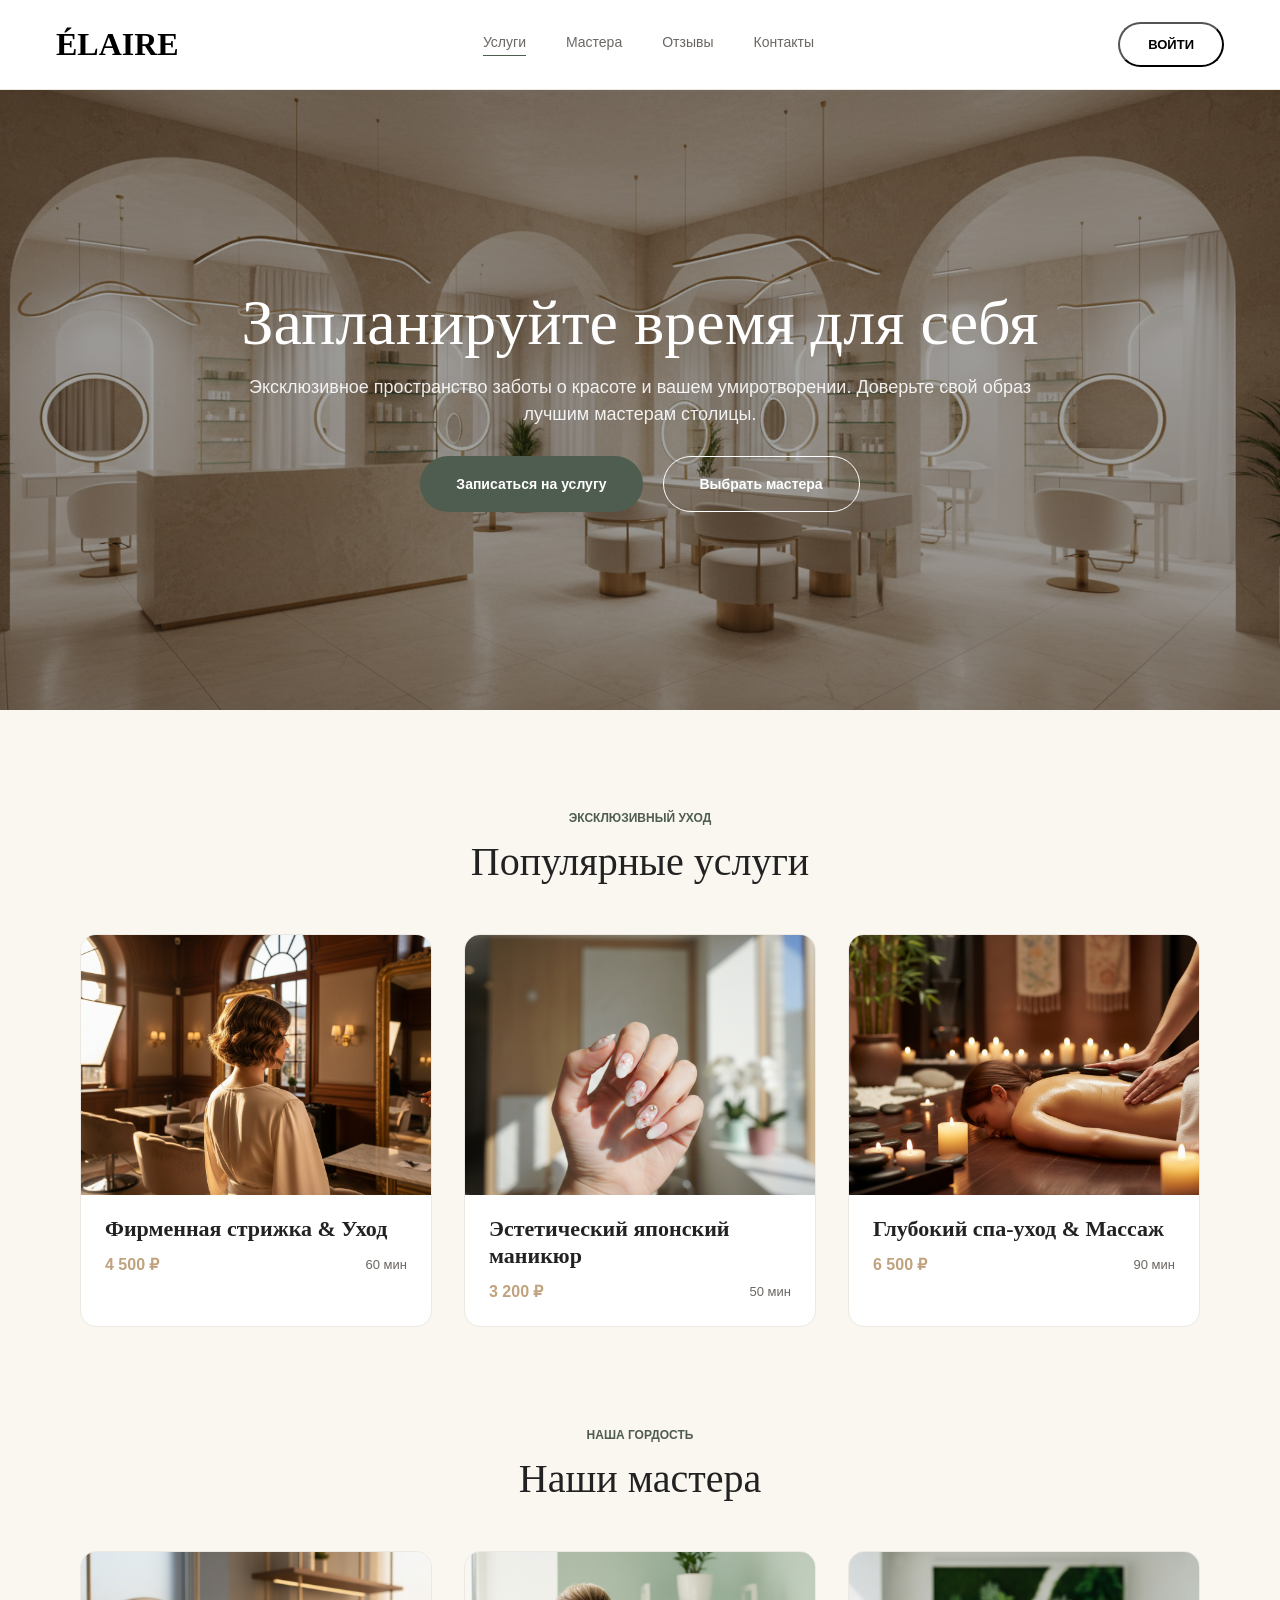
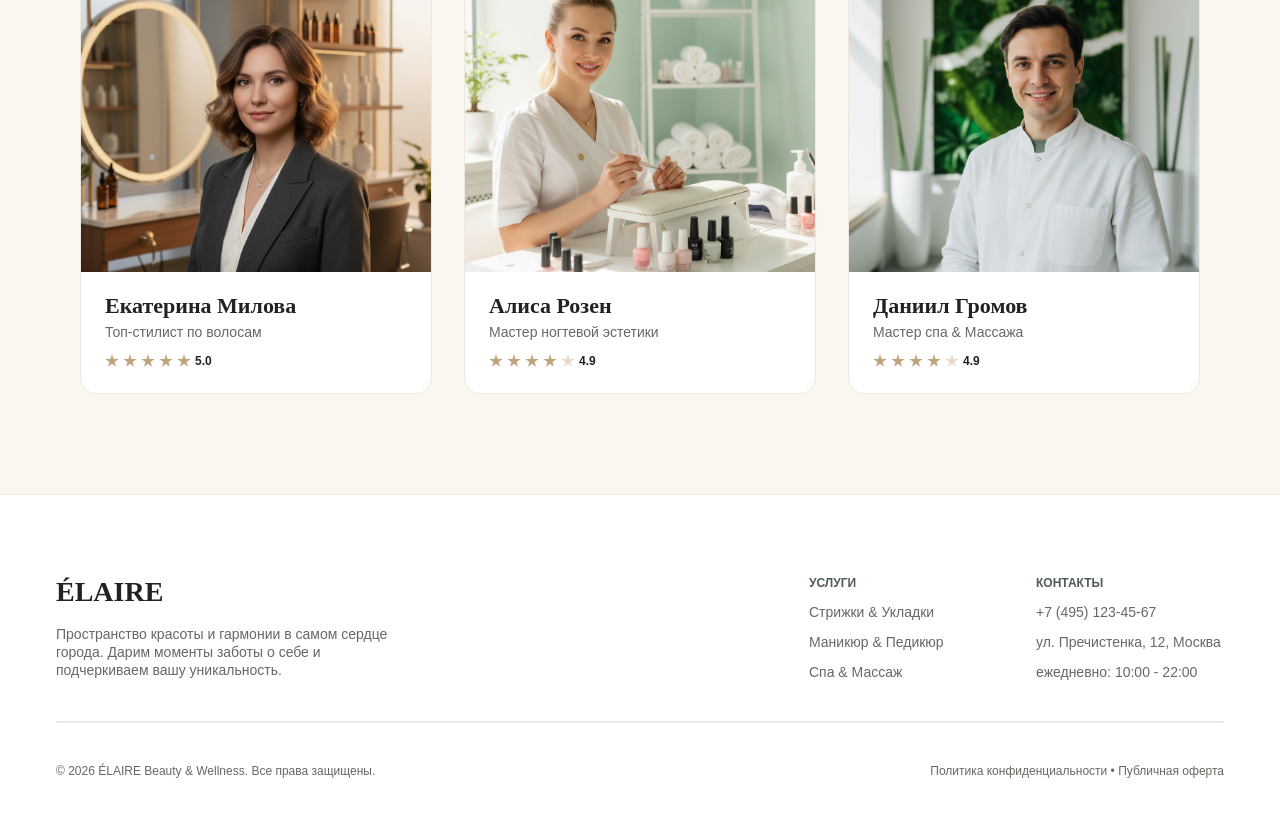
<file: frontend-1-complete/index.html>
<!DOCTYPE html>
<html lang="ru">
  <head>
    <meta charset="UTF-8" />
    <link rel="icon" type="image/svg+xml" href="/favicon.svg" />
    <meta name="viewport" content="width=device-width, initial-scale=1.0" />
    <title>ÉLAIRE — Салон услуг</title>
    <link rel="stylesheet" href="home.css" />
  </head>
  <body>
    <div class="page">
      <!-- header -->
      <header class="header">
        <div class="logo">
          <span class="logo-text">ÉLAIRE</span>
        </div>
        <nav class="nav-links">
          <div class="nav-item active"><a href="#">Услуги</a></div>
          <div class="nav-item"><a href="#">Мастера</a></div>
          <div class="nav-item"><a href="#">Отзывы</a></div>
          <div class="nav-item"><a href="#">Контакты</a></div>
        </nav>
        <button class="login-button"><span>Войти</span></button>
      </header>

      <!-- hero -->
      <section class="hero">
        <div class="hero-text-container">
          <h1 class="hero-title">Запланируйте время для себя</h1>
          <p class="hero-desc">
            Эксклюзивное пространство заботы о красоте и вашем умиротворении.
            Доверьте свой образ лучшим мастерам столицы.
          </p>
        </div>
        <div class="hero-ctas">
          <button
            class="cta-service"
            onclick="window.location.href='services.html'"
          >
            Записаться на услугу
          </button>
          <button class="cta-master">Выбрать мастера</button>
        </div>
      </section>

      <!-- popular services -->
      <section class="popular-services">
        <div class="section-header">
          <span class="section-tag">Эксклюзивный уход</span>
          <h2 class="section-title">Популярные услуги</h2>
        </div>
        <div class="services-grid">
          <article class="service-card">
            <div
              class="service-card-image"
              style="background-image: url('images/service-haircut.png')"
            ></div>
            <div class="service-card-body">
              <h3 class="service-card-title">Фирменная стрижка &amp; Уход</h3>
              <div class="service-card-meta">
                <span class="price">4 500 ₽</span>
                <span class="duration">60 мин</span>
              </div>
            </div>
          </article>
          <article class="service-card">
            <div
              class="service-card-image"
              style="background-image: url('images/service-manicure.png')"
            ></div>
            <div class="service-card-body">
              <h3 class="service-card-title">Эстетический японский маникюр</h3>
              <div class="service-card-meta">
                <span class="price">3 200 ₽</span>
                <span class="duration">50 мин</span>
              </div>
            </div>
          </article>
          <article class="service-card">
            <div
              class="service-card-image"
              style="background-image: url('images/service-spa.png')"
            ></div>
            <div class="service-card-body">
              <h3 class="service-card-title">Глубокий спа-уход &amp; Массаж</h3>
              <div class="service-card-meta">
                <span class="price">6 500 ₽</span>
                <span class="duration">90 мин</span>
              </div>
            </div>
          </article>
        </div>
      </section>

      <!-- our masters -->
      <section class="our-masters">
        <div class="section-header">
          <span class="section-tag">Наша гордость</span>
          <h2 class="section-title">Наши мастера</h2>
        </div>
        <div class="masters-grid">
          <article class="master-card">
            <div
              class="master-card-image"
              style="background-image: url('images/master-ekaterina.png')"
            ></div>
            <div class="master-card-body">
              <div class="master-info">
                <h3 class="master-name">Екатерина Милова</h3>
                <span class="master-role">Топ-стилист по волосам</span>
              </div>
              <div class="stars">
                <span class="star"></span>
                <span class="star"></span>
                <span class="star"></span>
                <span class="star"></span>
                <span class="star"></span>
                <span class="rating">5.0</span>
              </div>
            </div>
          </article>
          <article class="master-card">
            <div
              class="master-card-image"
              style="background-image: url('images/master-alisa.png')"
            ></div>
            <div class="master-card-body">
              <div class="master-info">
                <h3 class="master-name">Алиса Розен</h3>
                <span class="master-role">Мастер ногтевой эстетики</span>
              </div>
              <div class="stars">
                <span class="star"></span>
                <span class="star"></span>
                <span class="star"></span>
                <span class="star"></span>
                <span class="star star-empty"></span>
                <span class="rating">4.9</span>
              </div>
            </div>
          </article>
          <article class="master-card">
            <div
              class="master-card-image"
              style="background-image: url('images/master-daniil.png')"
            ></div>
            <div class="master-card-body">
              <div class="master-info">
                <h3 class="master-name">Даниил Громов</h3>
                <span class="master-role">Мастер спа &amp; Массажа</span>
              </div>
              <div class="stars">
                <span class="star"></span>
                <span class="star"></span>
                <span class="star"></span>
                <span class="star"></span>
                <span class="star star-empty"></span>
                <span class="rating">4.9</span>
              </div>
            </div>
          </article>
        </div>
      </section>

      <!-- footer -->
      <footer class="footer">
        <div class="footer-top">
          <div class="footer-brand">
            <span class="brand-name">ÉLAIRE</span>
            <span class="brand-desc"
              >Пространство красоты и гармонии в самом сердце города. Дарим
              моменты заботы о себе и подчеркиваем вашу уникальность.</span
            >
          </div>
          <div class="footer-links-row">
            <div class="links-col" style="width: 147px">
              <span class="col-title">Услуги</span>
              <a href="#">Стрижки &amp; Укладки</a>
              <a href="#">Маникюр &amp; Педикюр</a>
              <a href="#">Спа &amp; Массаж</a>
            </div>
            <div class="links-col" style="width: 188px">
              <span class="col-title">Контакты</span>
              <a href="#">+7 (495) 123-45-67</a>
              <a href="#">ул. Пречистенка, 12, Москва</a>
              <a href="#">ежедневно: 10:00 - 22:00</a>
            </div>
          </div>
        </div>
        <div class="footer-line"></div>
        <div class="footer-bottom">
          <span class="copy"
            >© 2026 ÉLAIRE Beauty &amp; Wellness. Все права защищены.</span
          >
          <span class="legal"
            >Политика конфиденциальности • Публичная оферта</span
          >
        </div>
      </footer>
    </div>
  </body>
</html>
</file>
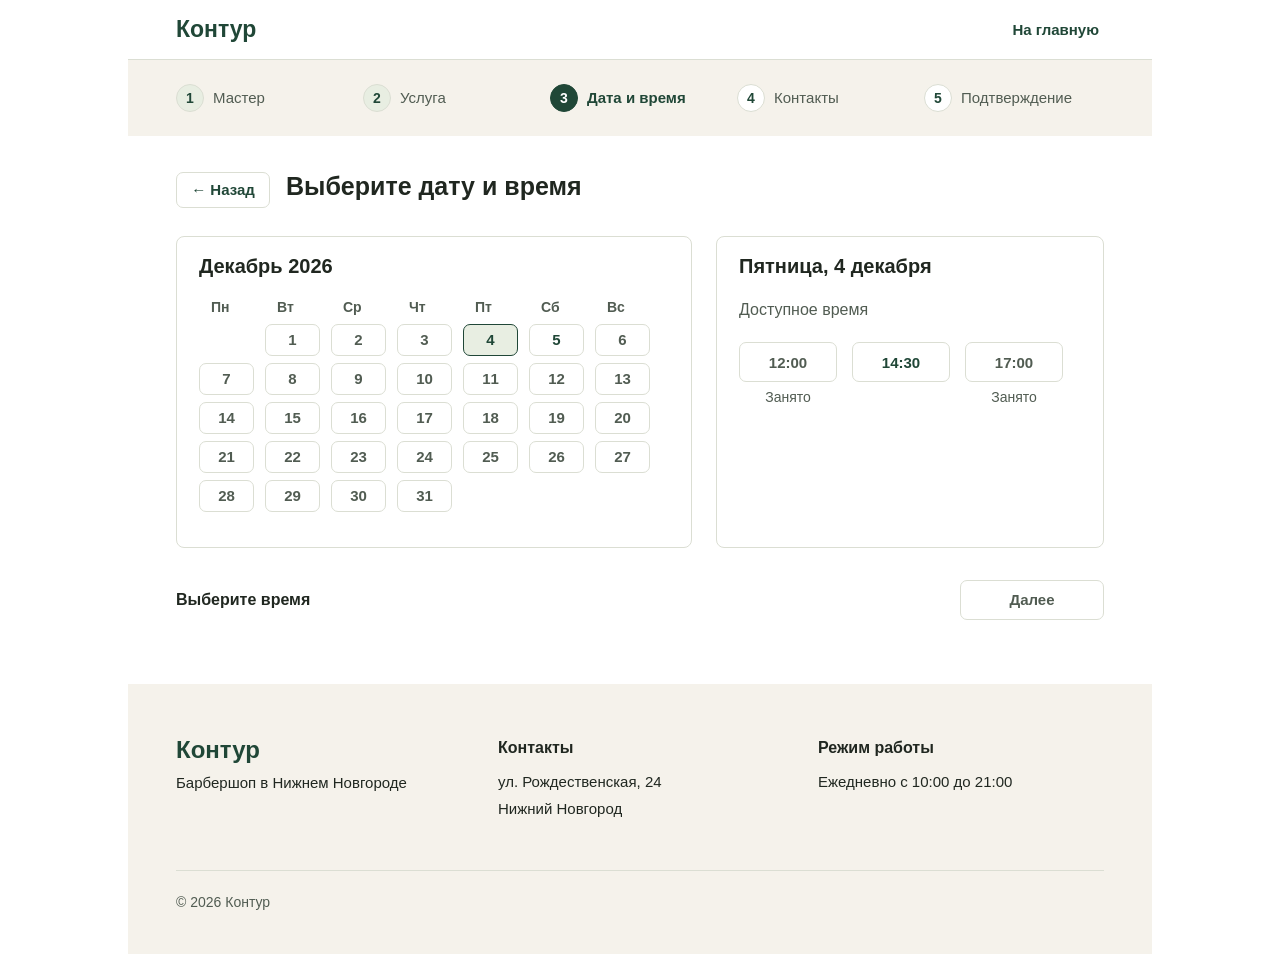
<file: frontend-1-practice/index.html>
<!DOCTYPE html>
<html lang="ru">
<head>
  <meta charset="UTF-8">
  <meta name="viewport" content="width=device-width, initial-scale=1">
  <title>Выбор даты и времени — Контур</title>
  <link rel="stylesheet" href="styles.css">
</head>
<body class="booking-page">
  <header class="masthead">
    <div class="wrap masthead-row">
      <button class="brand text-control" type="button">Контур</button>
      <button class="home-control text-control" type="button">На главную</button>
    </div>
  </header>

  <nav class="booking-progress" aria-label="Шаги записи">
    <ol class="wrap step-list">
      <li class="step step-done"><span class="step-number">1</span>Мастер</li>
      <li class="step step-done"><span class="step-number">2</span>Услуга</li>
      <li class="step step-current" aria-current="step"><span class="step-number">3</span>Дата и время</li>
      <li class="step"><span class="step-number">4</span>Контакты</li>
      <li class="step"><span class="step-number">5</span>Подтверждение</li>
    </ol>
  </nav>

  <main class="wrap booking-content">
    <div class="title-row">
      <button class="control back-control" type="button">← Назад</button>
      <h1 class="page-title">Выберите дату и время</h1>
    </div>

    <div class="scheduler">
      <section class="booking-card calendar-card" aria-labelledby="calendar-title">
        <h2 class="card-title" id="calendar-title">Декабрь 2026</h2>
        <ul class="calendar-grid">
          <li class="weekday"><abbr class="weekday-label" title="Понедельник">Пн</abbr></li>
          <li class="weekday"><abbr class="weekday-label" title="Вторник">Вт</abbr></li>
          <li class="weekday"><abbr class="weekday-label" title="Среда">Ср</abbr></li>
          <li class="weekday"><abbr class="weekday-label" title="Четверг">Чт</abbr></li>
          <li class="weekday"><abbr class="weekday-label" title="Пятница">Пт</abbr></li>
          <li class="weekday"><abbr class="weekday-label" title="Суббота">Сб</abbr></li>
          <li class="weekday"><abbr class="weekday-label" title="Воскресенье">Вс</abbr></li>
          <li class="day-cell month-start"><button class="control day-control" type="button" aria-label="1 декабря" disabled>1</button></li>
          <li class="day-cell"><button class="control day-control" type="button" aria-label="2 декабря" disabled>2</button></li>
          <li class="day-cell"><button class="control day-control" type="button" aria-label="3 декабря" disabled>3</button></li>
          <li class="day-cell"><button class="control day-control day-selected" type="button" aria-label="4 декабря" aria-pressed="true">4</button></li>
          <li class="day-cell"><button class="control day-control" type="button" aria-label="5 декабря" aria-pressed="false">5</button></li>
          <li class="day-cell"><button class="control day-control" type="button" aria-label="6 декабря" disabled>6</button></li>
          <li class="day-cell"><button class="control day-control" type="button" aria-label="7 декабря" disabled>7</button></li>
          <li class="day-cell"><button class="control day-control" type="button" aria-label="8 декабря" disabled>8</button></li>
          <li class="day-cell"><button class="control day-control" type="button" aria-label="9 декабря" disabled>9</button></li>
          <li class="day-cell"><button class="control day-control" type="button" aria-label="10 декабря" disabled>10</button></li>
          <li class="day-cell"><button class="control day-control" type="button" aria-label="11 декабря" disabled>11</button></li>
          <li class="day-cell"><button class="control day-control" type="button" aria-label="12 декабря" disabled>12</button></li>
          <li class="day-cell"><button class="control day-control" type="button" aria-label="13 декабря" disabled>13</button></li>
          <li class="day-cell"><button class="control day-control" type="button" aria-label="14 декабря" disabled>14</button></li>
          <li class="day-cell"><button class="control day-control" type="button" aria-label="15 декабря" disabled>15</button></li>
          <li class="day-cell"><button class="control day-control" type="button" aria-label="16 декабря" disabled>16</button></li>
          <li class="day-cell"><button class="control day-control" type="button" aria-label="17 декабря" disabled>17</button></li>
          <li class="day-cell"><button class="control day-control" type="button" aria-label="18 декабря" disabled>18</button></li>
          <li class="day-cell"><button class="control day-control" type="button" aria-label="19 декабря" disabled>19</button></li>
          <li class="day-cell"><button class="control day-control" type="button" aria-label="20 декабря" disabled>20</button></li>
          <li class="day-cell"><button class="control day-control" type="button" aria-label="21 декабря" disabled>21</button></li>
          <li class="day-cell"><button class="control day-control" type="button" aria-label="22 декабря" disabled>22</button></li>
          <li class="day-cell"><button class="control day-control" type="button" aria-label="23 декабря" disabled>23</button></li>
          <li class="day-cell"><button class="control day-control" type="button" aria-label="24 декабря" disabled>24</button></li>
          <li class="day-cell"><button class="control day-control" type="button" aria-label="25 декабря" disabled>25</button></li>
          <li class="day-cell"><button class="control day-control" type="button" aria-label="26 декабря" disabled>26</button></li>
          <li class="day-cell"><button class="control day-control" type="button" aria-label="27 декабря" disabled>27</button></li>
          <li class="day-cell"><button class="control day-control" type="button" aria-label="28 декабря" disabled>28</button></li>
          <li class="day-cell"><button class="control day-control" type="button" aria-label="29 декабря" disabled>29</button></li>
          <li class="day-cell"><button class="control day-control" type="button" aria-label="30 декабря" disabled>30</button></li>
          <li class="day-cell"><button class="control day-control" type="button" aria-label="31 декабря" disabled>31</button></li>
        </ul>
      </section>

      <section class="booking-card times-card" aria-labelledby="times-title">
        <h2 class="card-title" id="times-title">Пятница, 4 декабря</h2>
        <p class="times-caption">Доступное время</p>
        <ul class="slot-list">
          <li class="slot">
            <button class="control slot-control" type="button" disabled aria-label="12:00, занято">12:00</button>
            <span class="slot-status" aria-hidden="true">Занято</span>
          </li>
          <li class="slot">
            <button class="control slot-control" type="button" aria-pressed="false">14:30</button>
          </li>
          <li class="slot">
            <button class="control slot-control" type="button" disabled aria-label="17:00, занято">17:00</button>
            <span class="slot-status" aria-hidden="true">Занято</span>
          </li>
        </ul>
      </section>
    </div>

    <div class="booking-actions">
      <p class="selection-message">Выберите время</p>
      <button class="control next-control" type="button" disabled>Далее</button>
    </div>
  </main>

  <footer class="site-info">
    <div class="wrap">
      <div class="info-columns">
        <div class="info-group">
          <p class="footer-brand">Контур</p>
          <p class="info-line">Барбершоп в Нижнем Новгороде</p>
        </div>
        <div class="info-group info-group-detail">
          <h2 class="info-title">Контакты</h2>
          <address class="info-address">
            <span class="info-line">ул. Рождественская, 24</span>
            <span class="info-line">Нижний Новгород</span>
          </address>
        </div>
        <div class="info-group info-group-detail">
          <h2 class="info-title">Режим работы</h2>
          <p class="info-line">Ежедневно с 10:00 до 21:00</p>
        </div>
      </div>
      <p class="copyright">© 2026 Контур</p>
    </div>
  </footer>
</body>
</html>
</file>
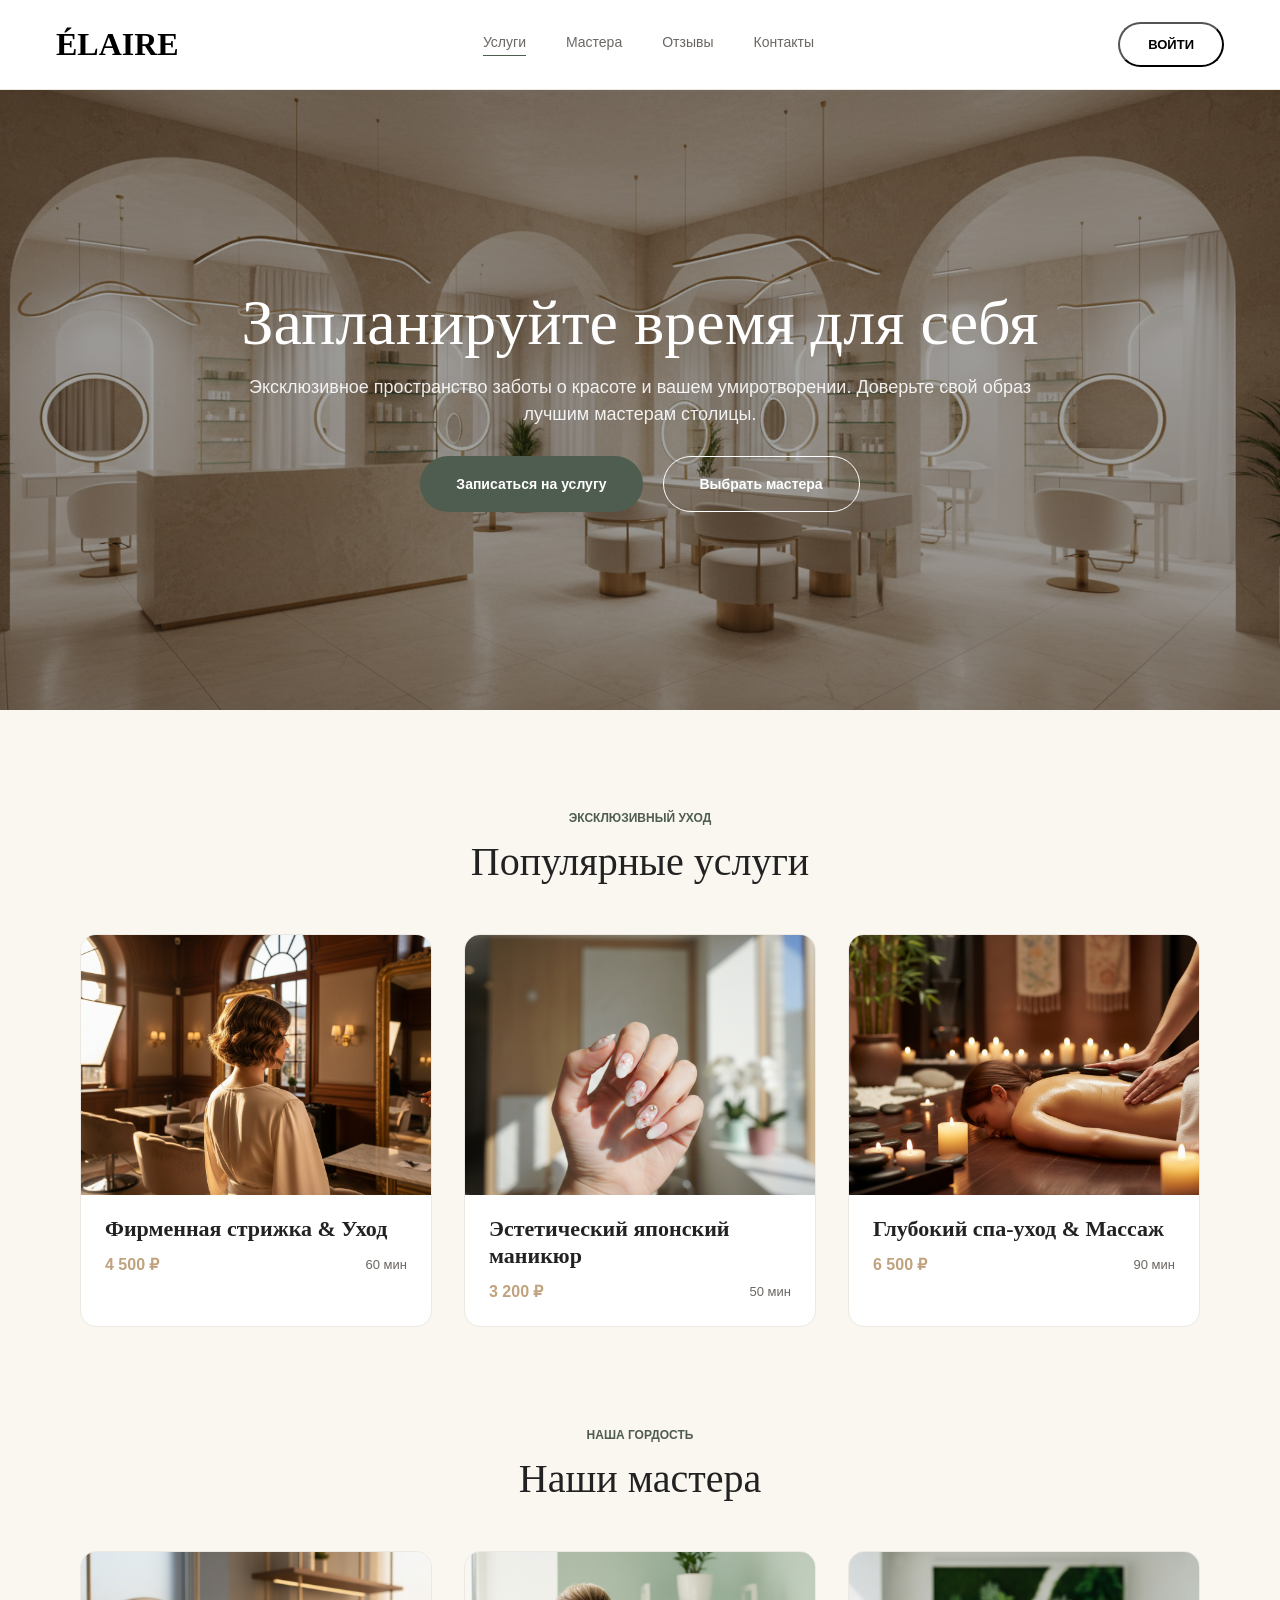
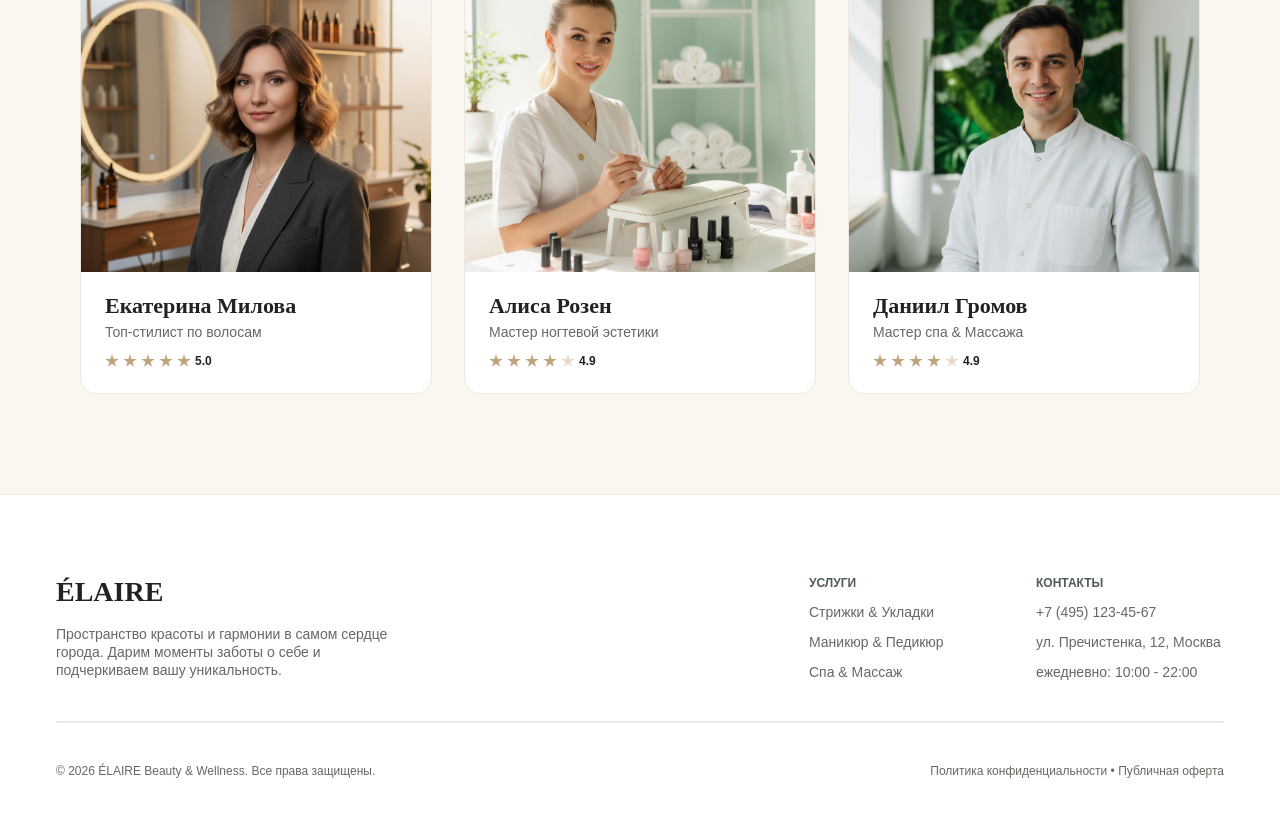
<file: frontend-2-complete/index.html>
<!DOCTYPE html>
<html lang="ru">
  <head>
    <meta charset="UTF-8" />
    <link rel="icon" type="image/svg+xml" href="/favicon.svg" />
    <meta name="viewport" content="width=device-width, initial-scale=1.0" />
    <title>ÉLAIRE — Салон услуг</title>
    <link rel="stylesheet" href="home.css" />
  </head>
  <body>
    <div class="page">
      <!-- header -->
      <header class="header">
        <div class="logo">
          <span class="logo-text">ÉLAIRE</span>
        </div>
        <nav class="nav-links">
          <div class="nav-item active"><a href="#">Услуги</a></div>
          <div class="nav-item"><a href="#">Мастера</a></div>
          <div class="nav-item"><a href="#">Отзывы</a></div>
          <div class="nav-item"><a href="#">Контакты</a></div>
        </nav>
        <button class="login-button"><span>Войти</span></button>
      </header>

      <!-- hero -->
      <section class="hero">
        <div class="hero-text-container">
          <h1 class="hero-title">Запланируйте время для себя</h1>
          <p class="hero-desc">
            Эксклюзивное пространство заботы о красоте и вашем умиротворении.
            Доверьте свой образ лучшим мастерам столицы.
          </p>
        </div>
        <div class="hero-ctas">
          <button class="cta-service">Записаться на услугу</button>
          <button class="cta-master">Выбрать мастера</button>
        </div>
      </section>

      <!-- popular services -->
      <section class="popular-services">
        <div class="section-header">
          <span class="section-tag">Эксклюзивный уход</span>
          <h2 class="section-title">Популярные услуги</h2>
        </div>
        <div class="services-grid">
          <article class="service-card">
            <div
              class="service-card-image"
              style="background-image: url('images/service-haircut.png')"
            ></div>
            <div class="service-card-body">
              <h3 class="service-card-title">Фирменная стрижка &amp; Уход</h3>
              <div class="service-card-meta">
                <span class="price">4 500 ₽</span>
                <span class="duration">60 мин</span>
              </div>
            </div>
          </article>
          <article class="service-card">
            <div
              class="service-card-image"
              style="background-image: url('images/service-manicure.png')"
            ></div>
            <div class="service-card-body">
              <h3 class="service-card-title">Эстетический японский маникюр</h3>
              <div class="service-card-meta">
                <span class="price">3 200 ₽</span>
                <span class="duration">50 мин</span>
              </div>
            </div>
          </article>
          <article class="service-card">
            <div
              class="service-card-image"
              style="background-image: url('images/service-spa.png')"
            ></div>
            <div class="service-card-body">
              <h3 class="service-card-title">Глубокий спа-уход &amp; Массаж</h3>
              <div class="service-card-meta">
                <span class="price">6 500 ₽</span>
                <span class="duration">90 мин</span>
              </div>
            </div>
          </article>
        </div>
      </section>

      <!-- our masters -->
      <section class="our-masters">
        <div class="section-header">
          <span class="section-tag">Наша гордость</span>
          <h2 class="section-title">Наши мастера</h2>
        </div>
        <div class="masters-grid">
          <article class="master-card">
            <div
              class="master-card-image"
              style="background-image: url('images/master-ekaterina.png')"
            ></div>
            <div class="master-card-body">
              <div class="master-info">
                <h3 class="master-name">Екатерина Милова</h3>
                <span class="master-role">Топ-стилист по волосам</span>
              </div>
              <div class="stars">
                <span class="star"></span>
                <span class="star"></span>
                <span class="star"></span>
                <span class="star"></span>
                <span class="star"></span>
                <span class="rating">5.0</span>
              </div>
            </div>
          </article>
          <article class="master-card">
            <div
              class="master-card-image"
              style="background-image: url('images/master-alisa.png')"
            ></div>
            <div class="master-card-body">
              <div class="master-info">
                <h3 class="master-name">Алиса Розен</h3>
                <span class="master-role">Мастер ногтевой эстетики</span>
              </div>
              <div class="stars">
                <span class="star"></span>
                <span class="star"></span>
                <span class="star"></span>
                <span class="star"></span>
                <span class="star star-empty"></span>
                <span class="rating">4.9</span>
              </div>
            </div>
          </article>
          <article class="master-card">
            <div
              class="master-card-image"
              style="background-image: url('images/master-daniil.png')"
            ></div>
            <div class="master-card-body">
              <div class="master-info">
                <h3 class="master-name">Даниил Громов</h3>
                <span class="master-role">Мастер спа &amp; Массажа</span>
              </div>
              <div class="stars">
                <span class="star"></span>
                <span class="star"></span>
                <span class="star"></span>
                <span class="star"></span>
                <span class="star star-empty"></span>
                <span class="rating">4.9</span>
              </div>
            </div>
          </article>
        </div>
      </section>

      <!-- footer -->
      <footer class="footer">
        <div class="footer-top">
          <div class="footer-brand">
            <span class="brand-name">ÉLAIRE</span>
            <span class="brand-desc"
              >Пространство красоты и гармонии в самом сердце города. Дарим
              моменты заботы о себе и подчеркиваем вашу уникальность.</span
            >
          </div>
          <div class="footer-links-row">
            <div class="links-col" style="width: 147px">
              <span class="col-title">Услуги</span>
              <a href="#">Стрижки &amp; Укладки</a>
              <a href="#">Маникюр &amp; Педикюр</a>
              <a href="#">Спа &amp; Массаж</a>
            </div>
            <div class="links-col" style="width: 188px">
              <span class="col-title">Контакты</span>
              <a href="#">+7 (495) 123-45-67</a>
              <a href="#">ул. Пречистенка, 12, Москва</a>
              <a href="#">ежедневно: 10:00 - 22:00</a>
            </div>
          </div>
        </div>
        <div class="footer-line"></div>
        <div class="footer-bottom">
          <span class="copy"
            >© 2026 ÉLAIRE Beauty &amp; Wellness. Все права защищены.</span
          >
          <span class="legal"
            >Политика конфиденциальности • Публичная оферта</span
          >
        </div>
      </footer>
    </div>
    <script src="./home.js"></script>
  </body>
</html>
</file>
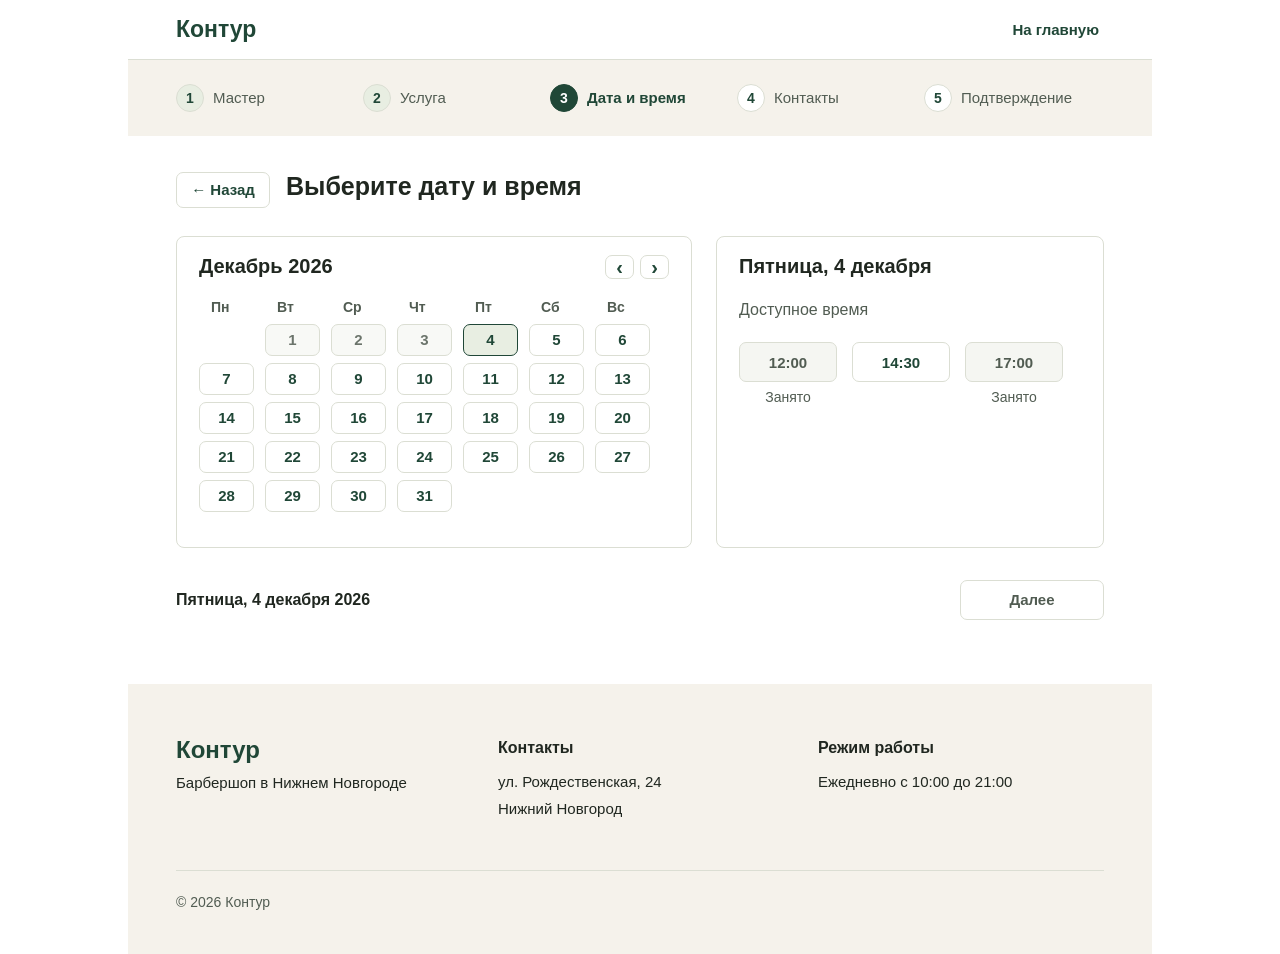
<file: frontend-2-practice/index.html>
<!DOCTYPE html>
<html lang="ru">
<head>
  <meta charset="UTF-8">
  <meta name="viewport" content="width=device-width, initial-scale=1">
  <title>Выбор даты и времени — Контур</title>
  <link rel="stylesheet" href="styles.css">
</head>
<body class="booking-page">
  <header class="masthead">
    <div class="wrap masthead-row">
      <button class="brand text-control" type="button">Контур</button>
      <button class="home-control text-control" type="button">На главную</button>
    </div>
  </header>

  <nav class="booking-progress" aria-label="Шаги записи">
    <ol class="wrap step-list">
      <li class="step step-done"><span class="step-number">1</span>Мастер</li>
      <li class="step step-done"><span class="step-number">2</span>Услуга</li>
      <li class="step step-current" aria-current="step"><span class="step-number">3</span>Дата и время</li>
      <li class="step"><span class="step-number">4</span>Контакты</li>
      <li class="step"><span class="step-number">5</span>Подтверждение</li>
    </ol>
  </nav>

  <main class="wrap booking-content">
    <div class="title-row">
      <button class="control back-control" type="button">← Назад</button>
      <h1 class="page-title">Выберите дату и время</h1>
    </div>

    <div class="scheduler">
      <section class="booking-card calendar-card" aria-labelledby="calendar-title">
        <div class="calendar-heading">
          <h2 class="card-title" id="calendar-title" aria-live="polite"></h2>
          <div class="month-navigation" aria-label="Перелистывание месяцев">
            <button class="control month-control" id="previous-month" type="button" aria-label="Предыдущий месяц">‹</button>
            <button class="control month-control" id="next-month" type="button" aria-label="Следующий месяц">›</button>
          </div>
        </div>
        <ul class="calendar-grid" id="calendar-days" aria-label="Дни месяца">
          <li class="weekday"><abbr class="weekday-label" title="Понедельник">Пн</abbr></li>
          <li class="weekday"><abbr class="weekday-label" title="Вторник">Вт</abbr></li>
          <li class="weekday"><abbr class="weekday-label" title="Среда">Ср</abbr></li>
          <li class="weekday"><abbr class="weekday-label" title="Четверг">Чт</abbr></li>
          <li class="weekday"><abbr class="weekday-label" title="Пятница">Пт</abbr></li>
          <li class="weekday"><abbr class="weekday-label" title="Суббота">Сб</abbr></li>
          <li class="weekday"><abbr class="weekday-label" title="Воскресенье">Вс</abbr></li>
        </ul>
      </section>

      <section class="booking-card times-card" aria-labelledby="times-title">
        <h2 class="card-title" id="times-title"></h2>
        <p class="times-caption" id="slot-caption" aria-live="polite"></p>
        <ul class="slot-list" id="time-slots"></ul>
      </section>
    </div>

    <div class="booking-actions">
      <p class="selection-message" id="selection-message" aria-live="polite"></p>
      <button class="control next-control" type="button" disabled>Далее</button>
    </div>
  </main>

  <footer class="site-info">
    <div class="wrap">
      <div class="info-columns">
        <div class="info-group">
          <p class="footer-brand">Контур</p>
          <p class="info-line">Барбершоп в Нижнем Новгороде</p>
        </div>
        <div class="info-group info-group-detail">
          <h2 class="info-title">Контакты</h2>
          <address class="info-address">
            <span class="info-line">ул. Рождественская, 24</span>
            <span class="info-line">Нижний Новгород</span>
          </address>
        </div>
        <div class="info-group info-group-detail">
          <h2 class="info-title">Режим работы</h2>
          <p class="info-line">Ежедневно с 10:00 до 21:00</p>
        </div>
      </div>
      <p class="copyright">© 2026 Контур</p>
    </div>
  </footer>
  <dialog class="booking-dialog" id="booking-dialog" aria-labelledby="dialog-title">
    <h2 class="card-title" id="dialog-title">Вы выбрали время</h2>
    <p class="dialog-date" id="dialog-date"></p>
    <form class="dialog-actions" method="dialog">
      <button class="control dialog-close" type="submit">Закрыть</button>
    </form>
  </dialog>

  <script src="script.js"></script>
</body>
</html>
</file>
<file: frontend-1-complete/home.css>
/* ===== reset & base ===== */
* {
  margin: 0;
  padding: 0;
  box-sizing: border-box;
}

body {
  min-height: 100vh;
  font-family: "DM Sans", sans-serif;
}

.page {
  display: flex;
  flex-direction: column;
  min-height: 100vh;
  background: #faf6f0;
}

/* ===== header ===== */
.header {
  display: flex;
  flex-direction: row;
  justify-content: space-between;
  align-items: center;
  padding: 0px 56px;
  height: 90px;
  background: #ffffff;
  border-bottom: 1px solid #ede8e1;
}

.logo-text {
  font-family: "Cormorant Garamond", serif;
  font-weight: 600;
  font-size: 32px;
  line-height: 39px;
  cursor: pointer;
}

.nav-links {
  display: flex;
  flex-direction: row;
  gap: 40px;
}

.nav-item {
  padding-bottom: 4px;
  border-bottom: 1.5px solid transparent;
}

.nav-item.active {
  border-bottom-color: #4f5d50;
}

.nav-item a {
  font-size: 14px;
  line-height: 18px;
  color: #6b6661;
  text-decoration: none;
}

.login-button {
  padding: 12px 28px;
  border-radius: 100px;
  background: transparent;
  cursor: pointer;
  font-weight: 600;
  font-size: 13px;
  line-height: 17px;
  text-transform: uppercase;
}

/* ===== hero ===== */
.hero {
  display: flex;
  flex-direction: column;
  justify-content: center;
  align-items: center;
  padding: 0px 80px;
  gap: 28px;
  height: 620px;
  background: linear-gradient(0deg, rgba(0, 0, 0, 0.35), rgba(0, 0, 0, 0.35)),
    url("./images/hero-salon.png") center / cover no-repeat;
}

.hero-text-container {
  display: flex;
  flex-direction: column;
  align-items: center;
  gap: 16px;
  max-width: 800px;
}

.hero-title {
  font-family: "Cormorant Garamond", serif;
  font-weight: 400;
  font-size: 64px;
  line-height: 1.1;
  text-align: center;
  color: #ffffff;
}

.hero-desc {
  font-size: 18px;
  line-height: 1.5;
  text-align: center;
  color: #ffffff;
  opacity: 0.9;
}

.hero-ctas {
  display: flex;
  flex-direction: row;
  gap: 20px;
}

.cta-service {
  padding: 18px 36px;
  background: #4f5d50;
  border-radius: 100px;
  border: none;
  cursor: pointer;
  font-weight: 600;
  font-size: 14px;
  line-height: 18px;
  color: #ffffff;
}

.cta-service:hover {
  background: #3d4a3e;
}

.cta-master {
  padding: 18px 36px;
  background: transparent;
  border: 1px solid #ffffff;
  border-radius: 100px;
  cursor: pointer;
  font-weight: 600;
  font-size: 14px;
  line-height: 18px;
  color: #ffffff;
}

.cta-master:hover {
  background: rgba(255, 255, 255, 0.1);
}

/* ===== section header ===== */
.section-header {
  display: flex;
  flex-direction: column;
  align-items: center;
  gap: 12px;
  width: 100%;
}

.section-tag {
  font-weight: 700;
  font-size: 12px;
  line-height: 16px;
  text-transform: uppercase;
  color: #4f5d50;
}

.section-title {
  font-family: "Cormorant Garamond", serif;
  font-weight: 500;
  font-size: 40px;
  line-height: 48px;
  color: #222222;
}

/* ===== popular services ===== */
.popular-services {
  display: flex;
  flex-direction: column;
  align-items: flex-start;
  padding: 100px 80px 80px;
  gap: 48px;
  background: #faf6f0;
}

.services-grid {
  display: flex;
  flex-direction: row;
  gap: 32px;
  width: 100%;
}

.service-card {
  display: flex;
  flex-direction: column;
  align-items: flex-start;
  gap: 20px;
  flex: 1;
  padding-bottom: 24px;
  background: #ffffff;
  border: 1px solid #ede8e1;
  border-radius: 16px;
  overflow: hidden;
}

.service-card-image {
  width: 100%;
  height: 260px;
  background-size: cover;
  background-position: center;
  background-repeat: no-repeat;
}

.service-card-image--haircut {
  background-image: url("../images/service-haircut.png");
}

.service-card-image--manicure {
  background-image: url("../images/service-manicure.png");
}

.service-card-image--spa {
  background-image: url("../images/service-spa.png");
}

.service-card-body {
  display: flex;
  flex-direction: column;
  gap: 12px;
  padding: 0 24px;
  width: 100%;
}

.service-card-title {
  font-family: "Cormorant Garamond", serif;
  font-weight: 600;
  font-size: 22px;
  line-height: 27px;
  color: #222222;
}

.service-card-meta {
  display: flex;
  flex-direction: row;
  justify-content: space-between;
  align-items: center;
}

.service-card-meta .price {
  font-weight: 600;
  font-size: 16px;
  line-height: 21px;
  color: #c1a27e;
}

.service-card-meta .duration {
  font-size: 13px;
  line-height: 17px;
  color: #6b6661;
}

/* ===== our masters ===== */
.our-masters {
  display: flex;
  flex-direction: column;
  align-items: flex-start;
  padding: 20px 80px 100px;
  gap: 48px;
  background: #faf6f0;
}

.masters-grid {
  display: flex;
  flex-direction: row;
  gap: 32px;
  width: 100%;
}

.master-card {
  display: flex;
  flex-direction: column;
  align-items: flex-start;
  gap: 20px;
  flex: 1;
  padding-bottom: 24px;
  background: #ffffff;
  border: 1px solid #ede8e1;
  border-radius: 16px;
  overflow: hidden;
}

.master-card-image {
  width: 100%;
  height: 320px;
  background-size: cover;
  background-position: center;
  background-repeat: no-repeat;
}

.master-card-image--ekaterina {
  background-image: url("../images/master-ekaterina.png");
}

.master-card-image--alisa {
  background-image: url("../images/master-alisa.png");
}

.master-card-image--daniil {
  background-image: url("../images/master-daniil.png");
}

.master-card-body {
  display: flex;
  flex-direction: column;
  gap: 12px;
  padding: 0 24px;
  width: 100%;
}

.master-info {
  display: flex;
  flex-direction: column;
  gap: 4px;
}

.master-name {
  font-family: "Cormorant Garamond", serif;
  font-weight: 600;
  font-size: 22px;
  line-height: 27px;
  color: #222222;
}

.master-role {
  font-size: 14px;
  line-height: 18px;
  color: #6b6661;
}

.stars {
  display: flex;
  flex-direction: row;
  align-items: center;
  gap: 4px;
}

.star {
  width: 14px;
  height: 14px;
  background: #c1a27e;
  clip-path: polygon(
    50% 0%,
    61% 35%,
    98% 35%,
    68% 57%,
    79% 91%,
    50% 70%,
    21% 91%,
    32% 57%,
    2% 35%,
    39% 35%
  );
}

.star-empty {
  background: #eadbc8;
}

.rating {
  font-weight: 600;
  font-size: 12px;
  line-height: 16px;
  color: #222222;
}

/* ===== footer ===== */
.footer {
  background: #ffffff;
  display: flex;
  flex-direction: column;
  padding: 80px 56px 48px;
  border-top: 1px solid #ede8e1;
  margin-top: auto;
}

.footer-top {
  display: flex;
  flex-direction: row;
  justify-content: space-between;
  gap: 20px;
}

.footer-brand {
  display: flex;
  flex-direction: column;
  gap: 16px;
}

.footer-brand .brand-name {
  font-family: "Cormorant Garamond", serif;
  font-style: normal;
  font-weight: 600;
  font-size: 28px;
  line-height: 34px;
  color: #222222;
}

.footer-brand .brand-desc {
  max-width: 360px;
  font-size: 14px;
  line-height: 18px;
  color: #6b6661;
}

.footer-links-row {
  display: flex;
  flex-direction: row;
  gap: 80px;
}

.links-col {
  display: flex;
  flex-direction: column;
  gap: 12px;
}

.links-col .col-title {
  font-weight: 600;
  font-size: 12px;
  line-height: 16px;
  text-transform: uppercase;
  color: #4f5d50;
}

.links-col a {
  font-size: 14px;
  line-height: 18px;
  color: #6b6661;
  text-decoration: none;
}

.footer-line {
  border: 1px solid #ede8e1;
  margin-top: 40px;
  margin-bottom: 40px;
}

.footer-bottom {
  display: flex;
  flex-direction: row;
  justify-content: space-between;
  align-items: center;
  flex-grow: 0;
}

.footer-bottom .copy {
  font-size: 12px;
  line-height: 16px;
  color: #6b6661;
}

.footer-bottom .legal {
  font-size: 12px;
  line-height: 16px;
  color: #6b6661;
  margin-left: 20px;
}
</file>
<file: frontend-1-practice/styles.css>
:root {
  --paper: #fff;
  --sand: #f5f2eb;
  --green: #204737;
  --green-soft: #e8eee2;
  --green-hover: #dce8da;
  --ink: #202720;
  --muted: #515c52;
  --border: #dbded3;
}

*, *::before, *::after { box-sizing: border-box; }
h1, h2, p, ol, ul { margin: 0; }
ol, ul { padding: 0; list-style: none; }

.booking-page {
  margin: 0 auto;
  max-width: 1024px;
  min-height: 100vh;
  font: 16px/1.18 Arial, sans-serif;
  color: var(--ink);
  background: var(--paper);
}

.wrap { width: calc(100% - 96px); margin-inline: auto; }

.masthead { border-bottom: 1px solid var(--border); }

.masthead-row {
  height: 59px;
  display: flex;
  align-items: center;
  justify-content: space-between;
}

.text-control {
  border: 0;
  padding: 0;
  background: transparent;
  color: var(--green);
  font: inherit;
  font-weight: 700;
  cursor: pointer;
}

.text-control:hover { text-decoration: underline; }
.brand { font-size: 23px; }
.home-control { font-size: 15px; margin-right: 5px; }

.booking-progress, .site-info { background: var(--sand); }

.step-list {
  min-height: 76px;
  display: grid;
  grid-template-columns: repeat(5, minmax(0, 1fr));
  gap: 7px;
  align-items: center;
}

.step {
  display: flex;
  gap: 9px;
  align-items: center;
  color: var(--muted);
  font-size: 15px;
}

.step-number {
  display: grid;
  place-items: center;
  flex: 0 0 28px;
  height: 28px;
  border: 1px solid var(--border);
  border-radius: 50%;
  background: var(--paper);
  color: var(--green);
  font-size: 14px;
  font-weight: 700;
}

.step-done .step-number { background: var(--green-soft); }
.step-current { color: var(--green); font-weight: 700; }

.step-current .step-number {
  color: var(--paper);
  border-color: var(--green);
  background: var(--green);
}

.booking-content { padding-block: 36px 64px; }

.title-row {
  display: flex;
  gap: 16px;
  align-items: flex-start;
  margin-bottom: 28px;
}

.page-title { font-size: 25px; }

.control {
  display: inline-grid;
  place-items: center;
  border: 1px solid var(--border);
  border-radius: 7px;
  padding: 0 8px;
  background: var(--paper);
  color: var(--green);
  font: 700 15px/1.18 Arial, sans-serif;
  cursor: pointer;
  transition: background-color 150ms ease, border-color 150ms ease;
}

.control:enabled:hover {
  background: var(--green-hover);
  border-color: var(--green);
}

.control:focus-visible, .text-control:focus-visible {
  outline: 2px solid var(--green);
  outline-offset: 2px;
}

.control:disabled { color: var(--muted); cursor: default; }
.back-control { flex: 0 0 94px; height: 36px; }

.scheduler {
  display: grid;
  grid-template-columns: minmax(0, 516fr) minmax(0, 388fr);
  gap: 24px;
}

.booking-card {
  min-height: 312px;
  border: 1px solid var(--border);
  border-radius: 8px;
  padding: 18px 22px;
}

.card-title { font-size: 20px; }

.calendar-grid {
  display: grid;
  grid-template-columns: repeat(7, minmax(0, 55px));
  column-gap: 11px;
  row-gap: 7px;
  margin-top: 20px;
}

.weekday {
  padding-left: 12px;
  height: 18px;
  color: var(--muted);
  font-size: 14px;
  font-weight: 700;
}

.weekday-label { text-decoration: none; }
.month-start { grid-column-start: 2; }
.day-control { display: grid; width: 100%; height: 32px; padding: 0; }

.day-selected {
  background: var(--green-soft);
  border-color: var(--green);
}

.times-caption {
  margin-top: 22px;
  color: var(--muted);
}

.slot-list {
  display: grid;
  grid-template-columns: repeat(3, minmax(0, 98px));
  gap: 15px;
  margin-top: 23px;
}

.slot { text-align: center; }
.slot-control { width: 100%; height: 40px; }

.slot-status {
  display: block;
  margin-top: 7px;
  color: var(--muted);
  font-size: 14px;
}

.booking-actions {
  display: flex;
  align-items: center;
  justify-content: space-between;
  margin-top: 32px;
}

.selection-message { font-weight: 700; }
.next-control { width: 144px; height: 40px; }

.site-info { min-height: 270px; padding-block: 52px 40px; }

.info-columns {
  display: grid;
  grid-template-columns: 322fr 320fr 286fr;
  min-height: 134px;
  gap: 0;
}

.info-group-detail { padding-top: 3px; }

.footer-brand {
  margin-bottom: 10px;
  color: var(--green);
  font-size: 24px;
  font-weight: 700;
}

.info-title { margin-bottom: 15px; font-size: 16px; }
.info-address { font-style: normal; }

.info-line { display: block; font-size: 15px; }
.info-line + .info-line { margin-top: 9px; }

.copyright {
  border-top: 1px solid var(--border);
  padding-top: 23px;
  color: var(--muted);
  font-size: 14px;
}

@media (max-width: 780px) {
  .wrap { width: calc(100% - 32px); }
  .step { flex-direction: column; gap: 5px; text-align: center; overflow-wrap: anywhere; font-size: 12px; }
  .step-number { width: 28px; }
  .scheduler { grid-template-columns: 1fr; }
  .booking-card { min-height: auto; }
  .times-card { padding-bottom: 24px; }
  .weekday { padding-left: 0; text-align: center; }
  .info-columns { grid-template-columns: 1fr; gap: 20px; padding-bottom: 24px; }
}

@media (max-width: 420px) {
  .page-title { font-size: 21px; }
  .title-row { gap: 10px; }
  .calendar-grid { column-gap: 5px; }
  .booking-card { padding-inline: 12px; }
  .step { font-size: 11px; }
}

@media (prefers-reduced-motion: reduce) {
  .control { transition: none; }
}
</file>
<file: frontend-2-complete/home.css>
/* ===== reset & base ===== */
* {
  margin: 0;
  padding: 0;
  box-sizing: border-box;
}

body {
  min-height: 100vh;
  font-family: "DM Sans", sans-serif;
}

.page {
  display: flex;
  flex-direction: column;
  min-height: 100vh;
  background: #faf6f0;
}

/* ===== header ===== */
.header {
  display: flex;
  flex-direction: row;
  justify-content: space-between;
  align-items: center;
  padding: 0px 56px;
  height: 90px;
  background: #ffffff;
  border-bottom: 1px solid #ede8e1;
}

.logo-text {
  font-family: "Cormorant Garamond", serif;
  font-weight: 600;
  font-size: 32px;
  line-height: 39px;
  cursor: pointer;
}

.nav-links {
  display: flex;
  flex-direction: row;
  gap: 40px;
}

.nav-item {
  padding-bottom: 4px;
  border-bottom: 1.5px solid transparent;
}

.nav-item.active {
  border-bottom-color: #4f5d50;
}

.nav-item a {
  font-size: 14px;
  line-height: 18px;
  color: #6b6661;
  text-decoration: none;
}

.login-button {
  padding: 12px 28px;
  border-radius: 100px;
  background: transparent;
  cursor: pointer;
  font-weight: 600;
  font-size: 13px;
  line-height: 17px;
  text-transform: uppercase;
}

/* ===== hero ===== */
.hero {
  display: flex;
  flex-direction: column;
  justify-content: center;
  align-items: center;
  padding: 0px 80px;
  gap: 28px;
  height: 620px;
  background: linear-gradient(0deg, rgba(0, 0, 0, 0.35), rgba(0, 0, 0, 0.35)),
    url("./images/hero-salon.png") center / cover no-repeat;
}

.hero-text-container {
  display: flex;
  flex-direction: column;
  align-items: center;
  gap: 16px;
  max-width: 800px;
}

.hero-title {
  font-family: "Cormorant Garamond", serif;
  font-weight: 400;
  font-size: 64px;
  line-height: 1.1;
  text-align: center;
  color: #ffffff;
}

.hero-desc {
  font-size: 18px;
  line-height: 1.5;
  text-align: center;
  color: #ffffff;
  opacity: 0.9;
}

.hero-ctas {
  display: flex;
  flex-direction: row;
  gap: 20px;
}

.cta-service {
  padding: 18px 36px;
  background: #4f5d50;
  border-radius: 100px;
  border: none;
  cursor: pointer;
  font-weight: 600;
  font-size: 14px;
  line-height: 18px;
  color: #ffffff;
}

.cta-service:hover {
  background: #3d4a3e;
}

.cta-master {
  padding: 18px 36px;
  background: transparent;
  border: 1px solid #ffffff;
  border-radius: 100px;
  cursor: pointer;
  font-weight: 600;
  font-size: 14px;
  line-height: 18px;
  color: #ffffff;
}

.cta-master:hover {
  background: rgba(255, 255, 255, 0.1);
}

/* ===== section header ===== */
.section-header {
  display: flex;
  flex-direction: column;
  align-items: center;
  gap: 12px;
  width: 100%;
}

.section-tag {
  font-weight: 700;
  font-size: 12px;
  line-height: 16px;
  text-transform: uppercase;
  color: #4f5d50;
}

.section-title {
  font-family: "Cormorant Garamond", serif;
  font-weight: 500;
  font-size: 40px;
  line-height: 48px;
  color: #222222;
}

/* ===== popular services ===== */
.popular-services {
  display: flex;
  flex-direction: column;
  align-items: flex-start;
  padding: 100px 80px 80px;
  gap: 48px;
  background: #faf6f0;
}

.services-grid {
  display: flex;
  flex-direction: row;
  gap: 32px;
  width: 100%;
}

.service-card {
  display: flex;
  flex-direction: column;
  align-items: flex-start;
  gap: 20px;
  flex: 1;
  padding-bottom: 24px;
  background: #ffffff;
  border: 1px solid #ede8e1;
  border-radius: 16px;
  overflow: hidden;
}

.service-card-image {
  width: 100%;
  height: 260px;
  background-size: cover;
  background-position: center;
  background-repeat: no-repeat;
}

.service-card-image--haircut {
  background-image: url("../images/service-haircut.png");
}

.service-card-image--manicure {
  background-image: url("../images/service-manicure.png");
}

.service-card-image--spa {
  background-image: url("../images/service-spa.png");
}

.service-card-body {
  display: flex;
  flex-direction: column;
  gap: 12px;
  padding: 0 24px;
  width: 100%;
}

.service-card-title {
  font-family: "Cormorant Garamond", serif;
  font-weight: 600;
  font-size: 22px;
  line-height: 27px;
  color: #222222;
}

.service-card-meta {
  display: flex;
  flex-direction: row;
  justify-content: space-between;
  align-items: center;
}

.service-card-meta .price {
  font-weight: 600;
  font-size: 16px;
  line-height: 21px;
  color: #c1a27e;
}

.service-card-meta .duration {
  font-size: 13px;
  line-height: 17px;
  color: #6b6661;
}

/* ===== our masters ===== */
.our-masters {
  display: flex;
  flex-direction: column;
  align-items: flex-start;
  padding: 20px 80px 100px;
  gap: 48px;
  background: #faf6f0;
}

.masters-grid {
  display: flex;
  flex-direction: row;
  gap: 32px;
  width: 100%;
}

.master-card {
  display: flex;
  flex-direction: column;
  align-items: flex-start;
  gap: 20px;
  flex: 1;
  padding-bottom: 24px;
  background: #ffffff;
  border: 1px solid #ede8e1;
  border-radius: 16px;
  overflow: hidden;
}

.master-card-image {
  width: 100%;
  height: 320px;
  background-size: cover;
  background-position: center;
  background-repeat: no-repeat;
}

.master-card-image--ekaterina {
  background-image: url("../images/master-ekaterina.png");
}

.master-card-image--alisa {
  background-image: url("../images/master-alisa.png");
}

.master-card-image--daniil {
  background-image: url("../images/master-daniil.png");
}

.master-card-body {
  display: flex;
  flex-direction: column;
  gap: 12px;
  padding: 0 24px;
  width: 100%;
}

.master-info {
  display: flex;
  flex-direction: column;
  gap: 4px;
}

.master-name {
  font-family: "Cormorant Garamond", serif;
  font-weight: 600;
  font-size: 22px;
  line-height: 27px;
  color: #222222;
}

.master-role {
  font-size: 14px;
  line-height: 18px;
  color: #6b6661;
}

.stars {
  display: flex;
  flex-direction: row;
  align-items: center;
  gap: 4px;
}

.star {
  width: 14px;
  height: 14px;
  background: #c1a27e;
  clip-path: polygon(
    50% 0%,
    61% 35%,
    98% 35%,
    68% 57%,
    79% 91%,
    50% 70%,
    21% 91%,
    32% 57%,
    2% 35%,
    39% 35%
  );
}

.star-empty {
  background: #eadbc8;
}

.rating {
  font-weight: 600;
  font-size: 12px;
  line-height: 16px;
  color: #222222;
}

/* ===== footer ===== */
.footer {
  background: #ffffff;
  display: flex;
  flex-direction: column;
  padding: 80px 56px 48px;
  border-top: 1px solid #ede8e1;
  margin-top: auto;
}

.footer-top {
  display: flex;
  flex-direction: row;
  justify-content: space-between;
  gap: 20px;
}

.footer-brand {
  display: flex;
  flex-direction: column;
  gap: 16px;
}

.footer-brand .brand-name {
  font-family: "Cormorant Garamond", serif;
  font-style: normal;
  font-weight: 600;
  font-size: 28px;
  line-height: 34px;
  color: #222222;
}

.footer-brand .brand-desc {
  max-width: 360px;
  font-size: 14px;
  line-height: 18px;
  color: #6b6661;
}

.footer-links-row {
  display: flex;
  flex-direction: row;
  gap: 80px;
}

.links-col {
  display: flex;
  flex-direction: column;
  gap: 12px;
}

.links-col .col-title {
  font-weight: 600;
  font-size: 12px;
  line-height: 16px;
  text-transform: uppercase;
  color: #4f5d50;
}

.links-col a {
  font-size: 14px;
  line-height: 18px;
  color: #6b6661;
  text-decoration: none;
}

.footer-line {
  border: 1px solid #ede8e1;
  margin-top: 40px;
  margin-bottom: 40px;
}

.footer-bottom {
  display: flex;
  flex-direction: row;
  justify-content: space-between;
  align-items: center;
  flex-grow: 0;
}

.footer-bottom .copy {
  font-size: 12px;
  line-height: 16px;
  color: #6b6661;
}

.footer-bottom .legal {
  font-size: 12px;
  line-height: 16px;
  color: #6b6661;
  margin-left: 20px;
}
</file>
<file: frontend-2-practice/styles.css>
:root {
  --paper: #fff;
  --sand: #f5f2eb;
  --green: #204737;
  --green-soft: #e8eee2;
  --green-hover: #dce8da;
  --ink: #202720;
  --muted: #515c52;
  --border: #dbded3;
}

*, *::before, *::after { box-sizing: border-box; }
h1, h2, p, ol, ul { margin: 0; }
ol, ul { padding: 0; list-style: none; }

.booking-page {
  margin: 0 auto;
  max-width: 1024px;
  min-height: 100vh;
  font: 16px/1.18 Arial, sans-serif;
  color: var(--ink);
  background: var(--paper);
}

.wrap { width: calc(100% - 96px); margin-inline: auto; }

.masthead { border-bottom: 1px solid var(--border); }

.masthead-row {
  height: 59px;
  display: flex;
  align-items: center;
  justify-content: space-between;
}

.text-control {
  border: 0;
  padding: 0;
  background: transparent;
  color: var(--green);
  font: inherit;
  font-weight: 700;
  cursor: pointer;
}

.text-control:hover { text-decoration: underline; }
.brand { font-size: 23px; }
.home-control { font-size: 15px; margin-right: 5px; }

.booking-progress, .site-info { background: var(--sand); }

.step-list {
  min-height: 76px;
  display: grid;
  grid-template-columns: repeat(5, minmax(0, 1fr));
  gap: 7px;
  align-items: center;
}

.step {
  display: flex;
  gap: 9px;
  align-items: center;
  color: var(--muted);
  font-size: 15px;
}

.step-number {
  display: grid;
  place-items: center;
  flex: 0 0 28px;
  height: 28px;
  border: 1px solid var(--border);
  border-radius: 50%;
  background: var(--paper);
  color: var(--green);
  font-size: 14px;
  font-weight: 700;
}

.step-done .step-number { background: var(--green-soft); }
.step-current { color: var(--green); font-weight: 700; }

.step-current .step-number {
  color: var(--paper);
  border-color: var(--green);
  background: var(--green);
}

.booking-content { padding-block: 36px 64px; }

.title-row {
  display: flex;
  gap: 16px;
  align-items: flex-start;
  margin-bottom: 28px;
}

.page-title { font-size: 25px; }

.control {
  display: inline-grid;
  place-items: center;
  border: 1px solid var(--border);
  border-radius: 7px;
  padding: 0 8px;
  background: var(--paper);
  color: var(--green);
  font: 700 15px/1.18 Arial, sans-serif;
  cursor: pointer;
  transition: background-color 150ms ease, border-color 150ms ease;
}

.control:enabled:hover {
  background: var(--green-hover);
  border-color: var(--green);
}

.control:focus-visible, .text-control:focus-visible {
  outline: 2px solid var(--green);
  outline-offset: 2px;
}

.control:disabled { color: var(--muted); cursor: default; }
.back-control { flex: 0 0 94px; height: 36px; }

.scheduler {
  display: grid;
  grid-template-columns: minmax(0, 516fr) minmax(0, 388fr);
  gap: 24px;
}

.booking-card {
  min-height: 312px;
  border: 1px solid var(--border);
  border-radius: 8px;
  padding: 18px 22px;
}

.card-title { font-size: 20px; }

.calendar-grid {
  display: grid;
  grid-template-columns: repeat(7, minmax(0, 55px));
  column-gap: 11px;
  row-gap: 7px;
  margin-top: 20px;
}

.weekday {
  padding-left: 12px;
  height: 18px;
  color: var(--muted);
  font-size: 14px;
  font-weight: 700;
}

.weekday-label { text-decoration: none; }
.month-start { grid-column-start: 2; }
.day-control { display: grid; width: 100%; height: 32px; padding: 0; }

.day-selected {
  background: var(--green-soft);
  border-color: var(--green);
}

.times-caption {
  margin-top: 22px;
  color: var(--muted);
}

.slot-list {
  display: grid;
  grid-template-columns: repeat(3, minmax(0, 98px));
  gap: 15px;
  margin-top: 23px;
}

.slot { text-align: center; }
.slot-control { width: 100%; height: 40px; }

.slot-status {
  display: block;
  margin-top: 7px;
  color: var(--muted);
  font-size: 14px;
}

.booking-actions {
  display: flex;
  align-items: center;
  justify-content: space-between;
  margin-top: 32px;
}

.selection-message { font-weight: 700; }
.next-control { width: 144px; height: 40px; }

.site-info { min-height: 270px; padding-block: 52px 40px; }

.info-columns {
  display: grid;
  grid-template-columns: 322fr 320fr 286fr;
  min-height: 134px;
  gap: 0;
}

.info-group-detail { padding-top: 3px; }

.footer-brand {
  margin-bottom: 10px;
  color: var(--green);
  font-size: 24px;
  font-weight: 700;
}

.info-title { margin-bottom: 15px; font-size: 16px; }
.info-address { font-style: normal; }

.info-line { display: block; font-size: 15px; }
.info-line + .info-line { margin-top: 9px; }

.copyright {
  border-top: 1px solid var(--border);
  padding-top: 23px;
  color: var(--muted);
  font-size: 14px;
}

@media (max-width: 780px) {
  .wrap { width: calc(100% - 32px); }
  .step { flex-direction: column; gap: 5px; text-align: center; overflow-wrap: anywhere; font-size: 12px; }
  .step-number { width: 28px; }
  .scheduler { grid-template-columns: 1fr; }
  .booking-card { min-height: auto; }
  .times-card { padding-bottom: 24px; }
  .weekday { padding-left: 0; text-align: center; }
  .info-columns { grid-template-columns: 1fr; gap: 20px; padding-bottom: 24px; }
}

@media (max-width: 420px) {
  .page-title { font-size: 21px; }
  .title-row { gap: 10px; }
  .calendar-grid { column-gap: 5px; }
  .booking-card { padding-inline: 12px; }
  .step { font-size: 11px; }
}

@media (prefers-reduced-motion: reduce) {
  .control { transition: none; }
}

/* Управление календарём и состояния выбора. */
.calendar-heading {
  display: flex;
  align-items: center;
  justify-content: space-between;
  gap: 8px;
  min-height: 24px;
}

.month-navigation {
  display: flex;
  gap: 6px;
}

.month-control {
  width: 29px;
  height: 24px;
  padding: 0;
  font-size: 20px;
  line-height: 1;
}

.day-control:disabled {
  color: #6b746b;
  background: #f8f9f6;
}

.slot-control:disabled {
  background: #f5f6f2;
}

.slot-selected {
  background: var(--green-soft);
  border-color: var(--green);
}

.booking-actions { gap: 12px; }
.next-control { flex: 0 0 144px; }

.next-control:enabled {
  color: var(--paper);
  background: var(--green);
  border-color: var(--green);
}

.next-control:enabled:hover { background: #142e24; }

.booking-dialog {
  max-width: min(420px, calc(100% - 32px));
  padding: 24px;
  border: 1px solid var(--border);
  border-radius: 8px;
  color: var(--ink);
  background: var(--paper);
}

.booking-dialog::backdrop { background: rgb(32 39 32 / 35%); }
.dialog-date { margin-top: 14px; }
.dialog-actions { margin-top: 20px; }
.dialog-close { min-height: 36px; padding-inline: 14px; }

@media (max-width: 420px) {
  .next-control { flex-basis: 90px; }
}
</file>
